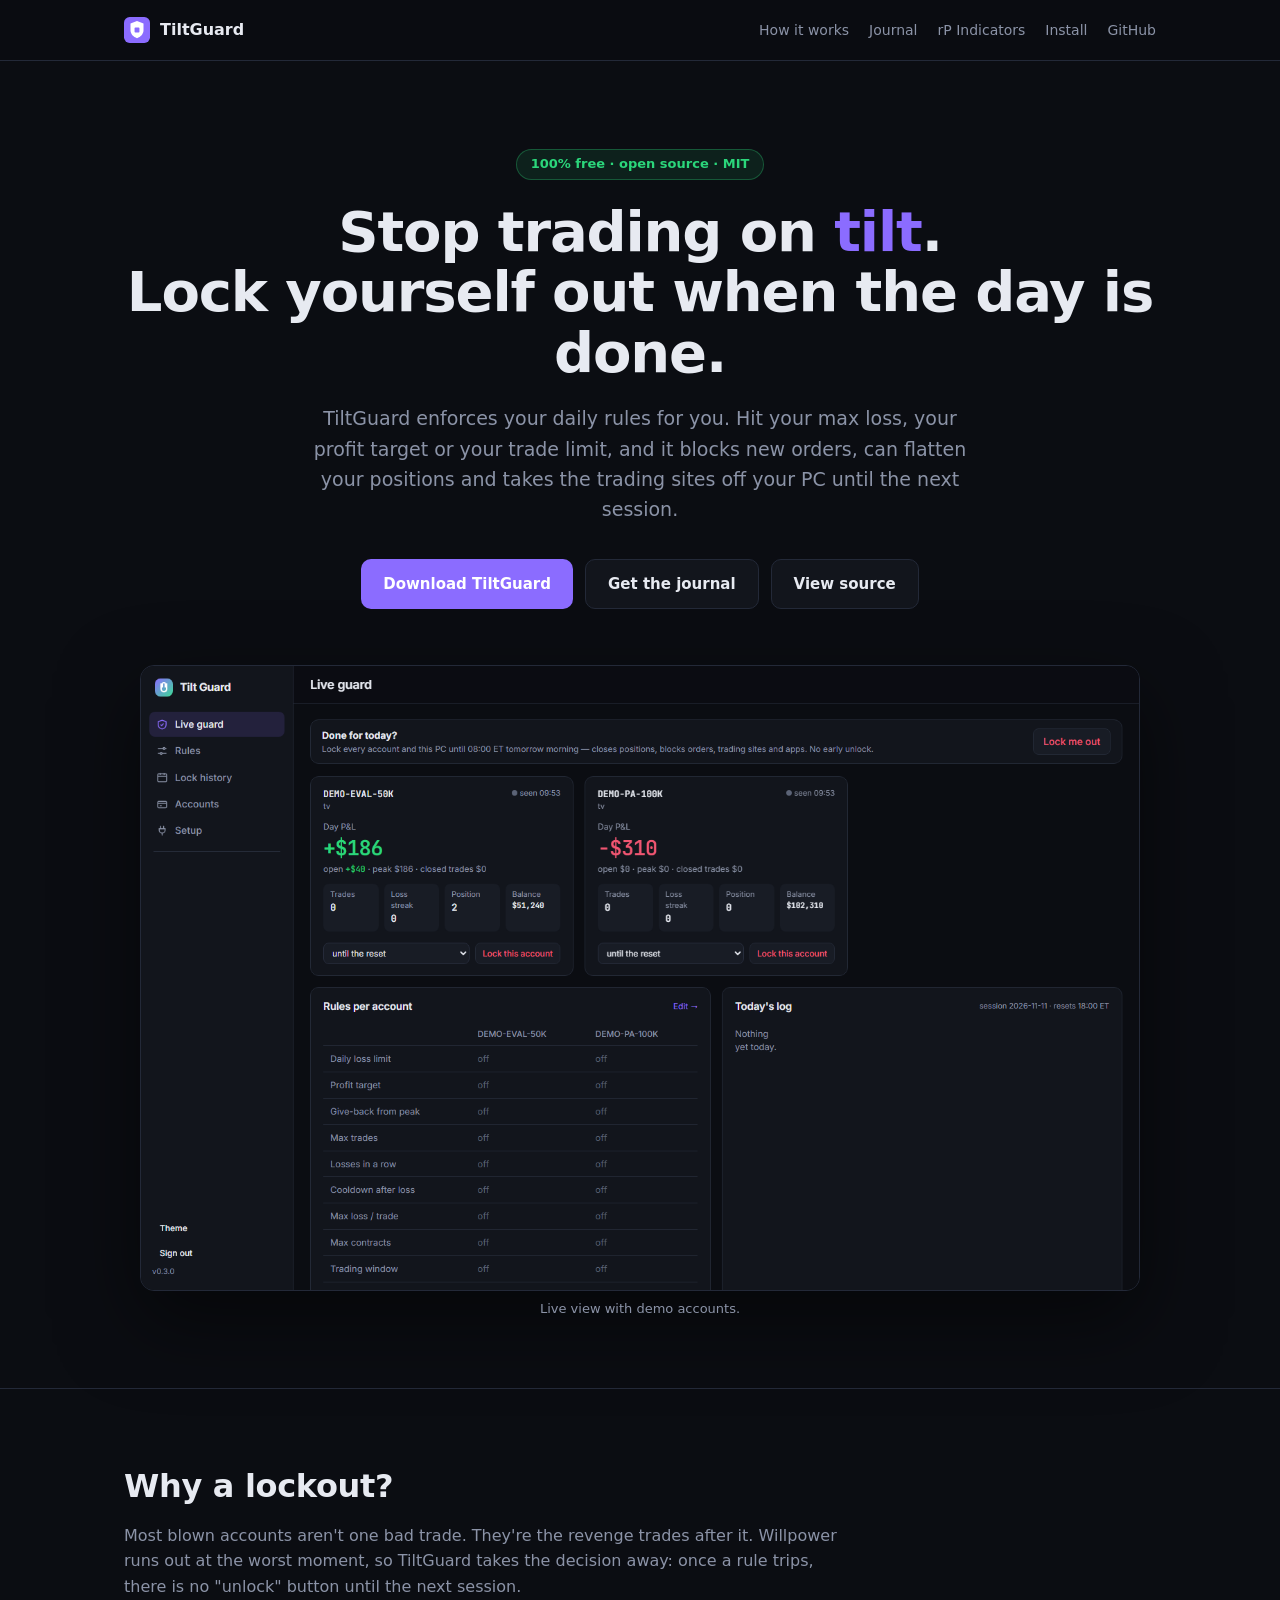
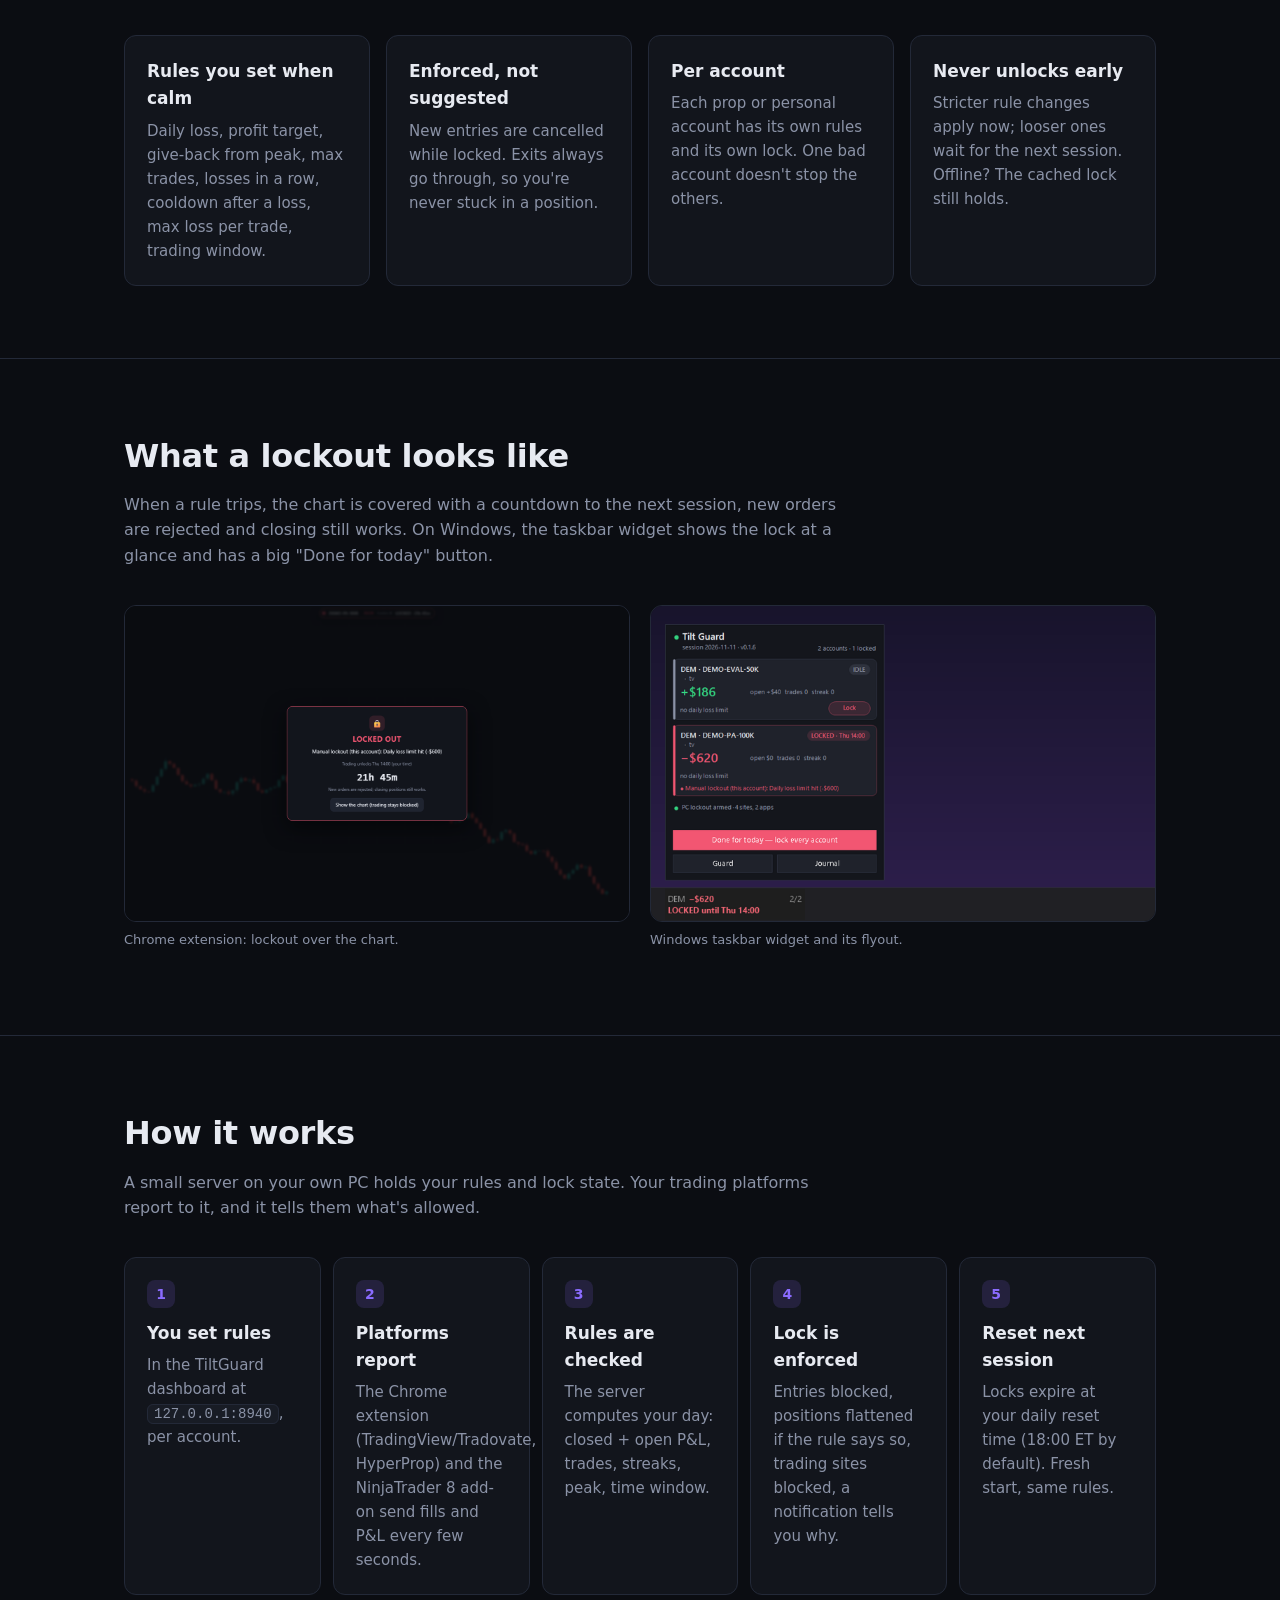
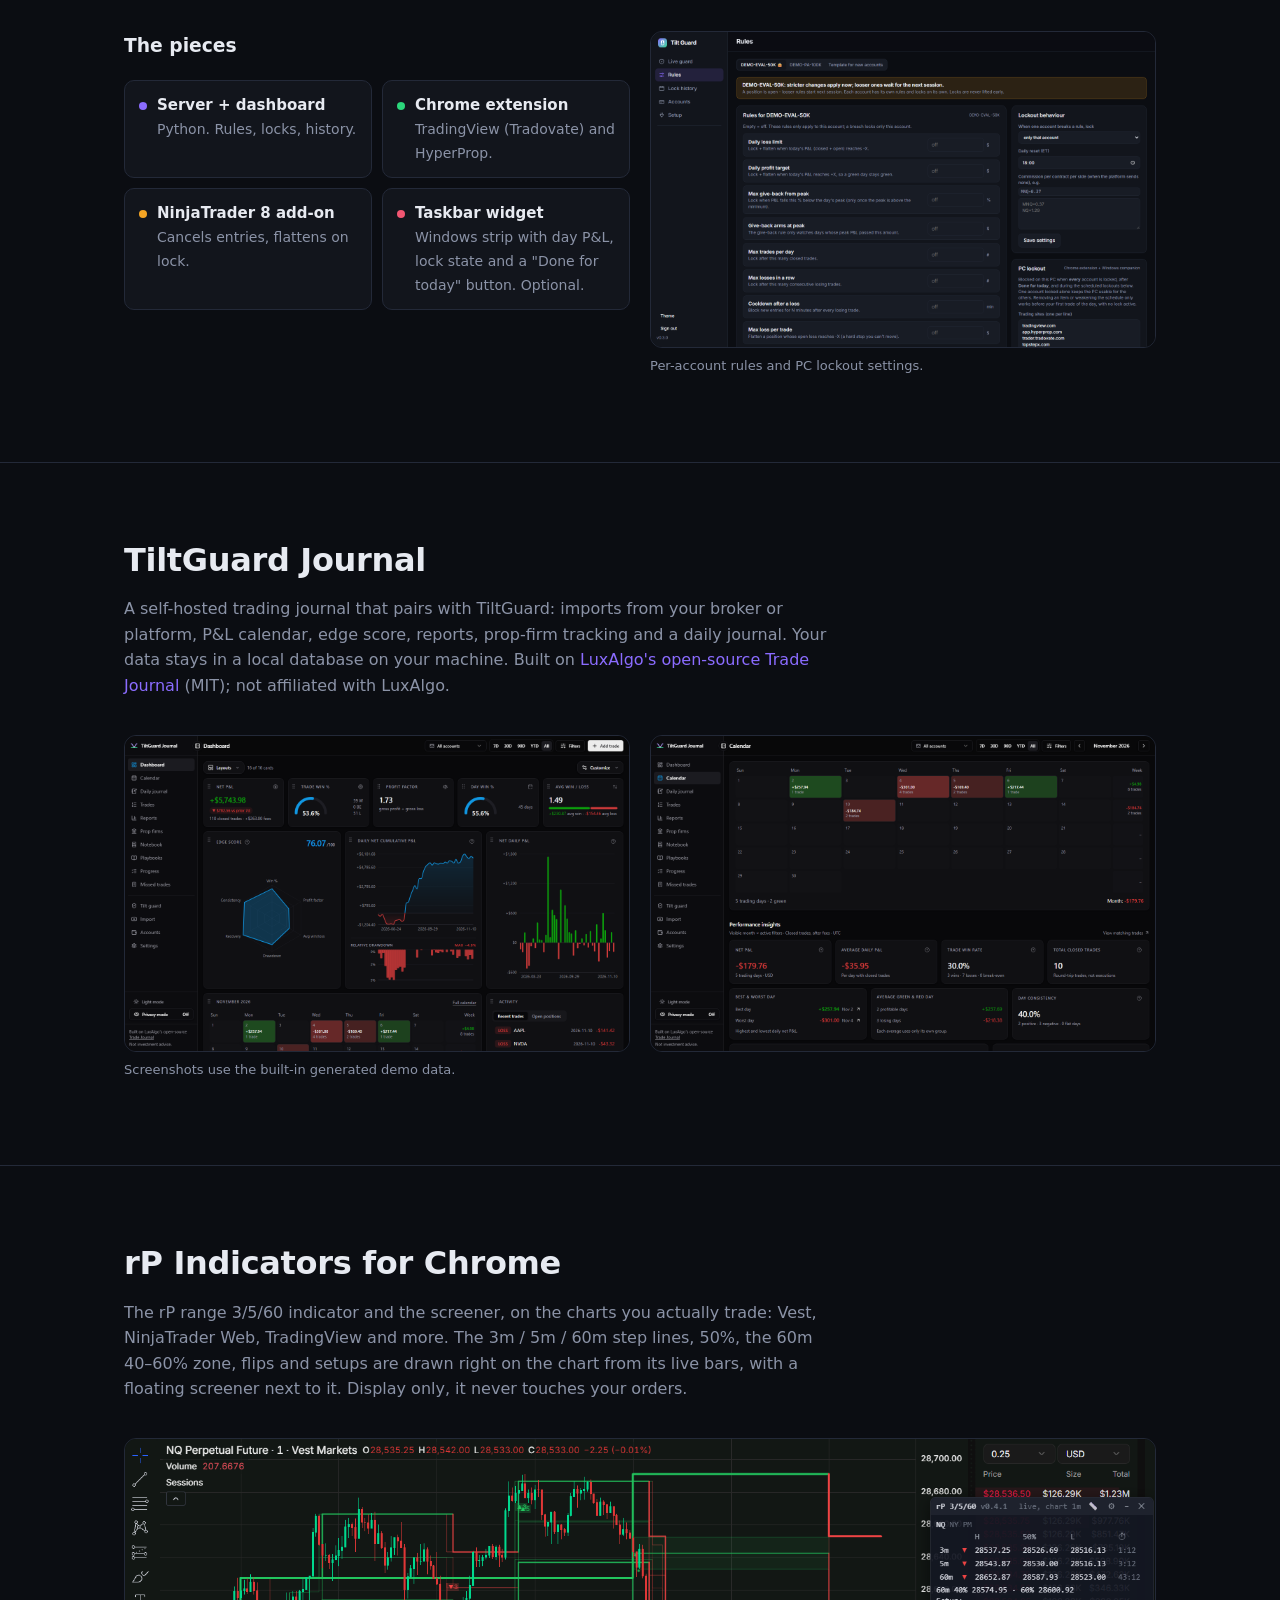
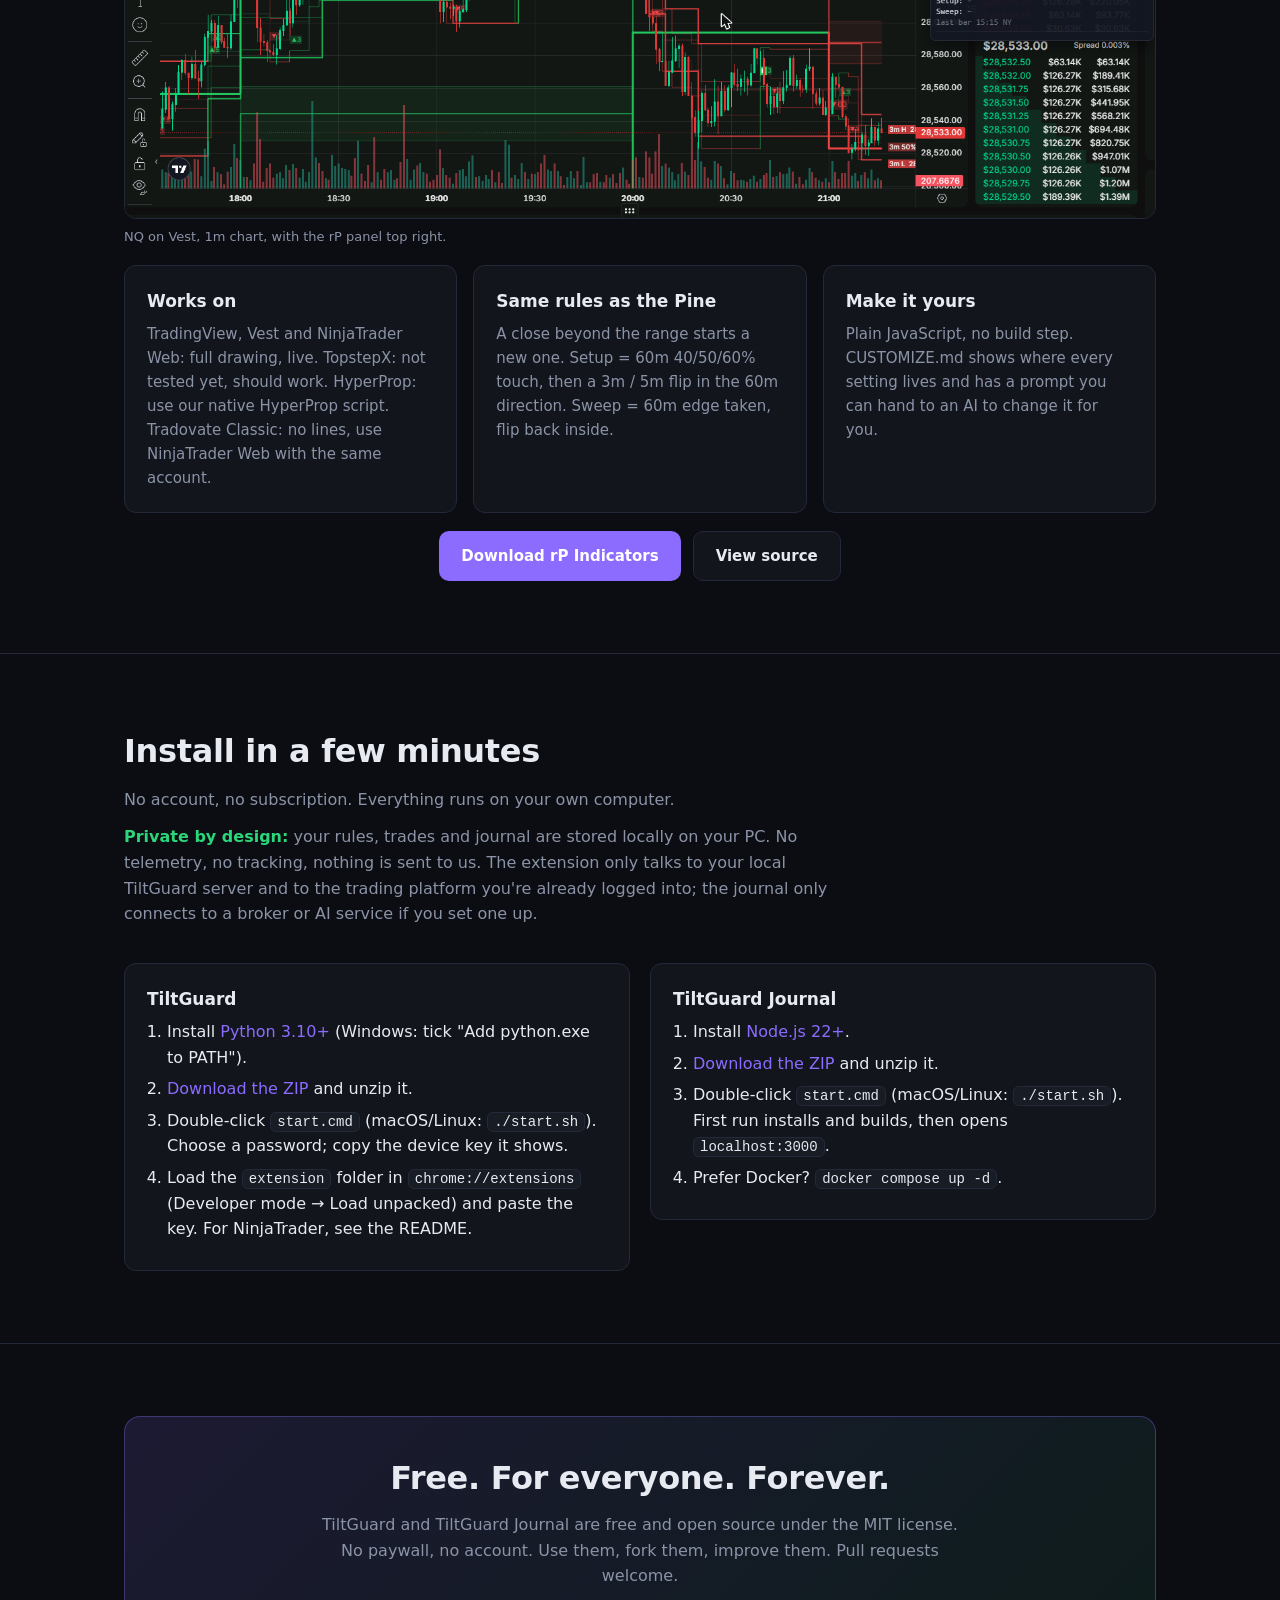
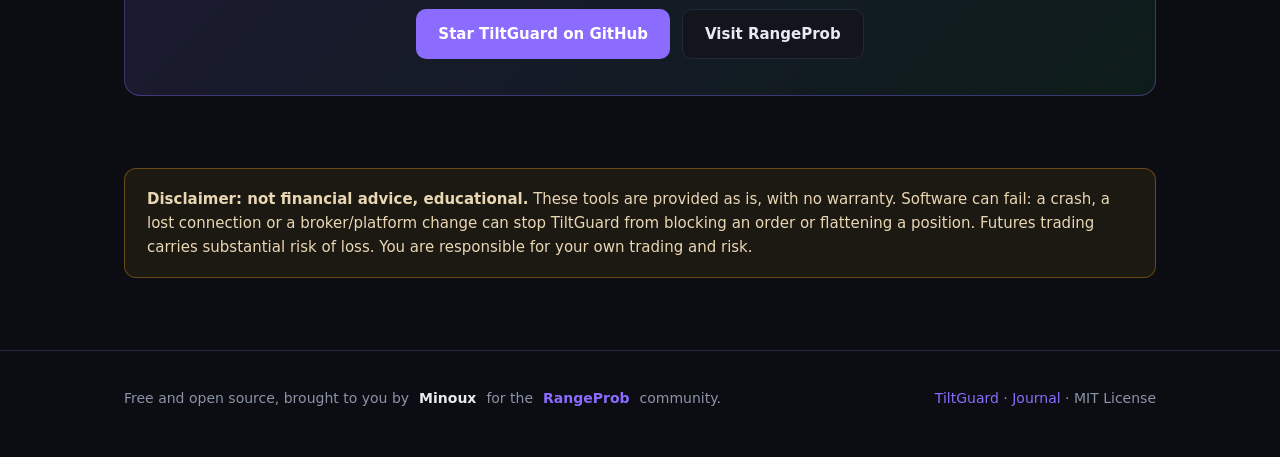
<file: docs/index.html>
<!DOCTYPE html>
<html lang="en">
<head>
<meta charset="utf-8">
<meta name="viewport" content="width=device-width, initial-scale=1">
<title>TiltGuard — free daily lockout and trading journal for futures traders</title>
<meta name="description" content="TiltGuard locks you out for the day when you hit your daily loss, profit target or trade limit. Free and open source, with a self-hosted trading journal. By RangeProb.">
<link rel="icon" href="img/icon.svg" type="image/svg+xml">
<style>
  :root{--bg:#0b0d12;--panel:#12151c;--line:#232938;--text:#e7eaf1;--muted:#8b93a7;--accent:#8b6cff;--green:#2bd67b;--red:#f25672;--amber:#f5a524}
  *{box-sizing:border-box}
  html{scroll-behavior:smooth}
  body{margin:0;background:var(--bg);color:var(--text);font:16px/1.6 Inter,system-ui,-apple-system,"Segoe UI",sans-serif;-webkit-font-smoothing:antialiased}
  a{color:var(--accent);text-decoration:none}a:hover{text-decoration:underline}
  .wrap{max-width:1080px;margin:0 auto;padding:0 24px}
  nav{position:sticky;top:0;z-index:5;background:rgba(11,13,18,.85);backdrop-filter:blur(8px);border-bottom:1px solid var(--line)}
  nav .wrap{display:flex;align-items:center;gap:24px;height:60px}
  nav .brand{display:flex;align-items:center;gap:10px;font-weight:700;color:var(--text)}
  nav .brand img{width:26px;height:26px}
  nav .links{margin-left:auto;display:flex;gap:20px;font-size:14px}
  nav .links a{color:var(--muted)}nav .links a:hover{color:var(--text);text-decoration:none}
  header{padding:88px 0 56px;text-align:center}
  .tag{display:inline-block;font-size:13px;font-weight:600;color:var(--green);background:rgba(43,214,123,.1);border:1px solid rgba(43,214,123,.3);border-radius:999px;padding:4px 14px;margin-bottom:22px}
  h1{font-size:clamp(34px,5.5vw,56px);line-height:1.08;letter-spacing:-.02em;margin:0 0 20px}
  h1 em{font-style:normal;color:var(--accent)}
  .lead{font-size:19px;color:var(--muted);max-width:680px;margin:0 auto 34px}
  .cta{display:flex;gap:12px;justify-content:center;flex-wrap:wrap}
  .btn{display:inline-flex;align-items:center;gap:8px;padding:12px 22px;border-radius:10px;font-weight:600;font-size:15px}
  .btn.primary{background:var(--accent);color:#fff}
  .btn.ghost{border:1px solid var(--line);color:var(--text);background:var(--panel)}
  .btn:hover{text-decoration:none;filter:brightness(1.1)}
  .hero-shot{margin:56px auto 0;max-width:1000px;border:1px solid var(--line);border-radius:14px;overflow:hidden;box-shadow:0 30px 80px rgba(0,0,0,.5)}
  .hero-shot img{display:block;width:100%}
  section{padding:72px 0;border-top:1px solid var(--line)}
  h2{font-size:32px;letter-spacing:-.01em;margin:0 0 10px}
  .sub{color:var(--muted);margin:0 0 36px;max-width:720px}
  .grid{display:grid;grid-template-columns:repeat(auto-fit,minmax(240px,1fr));gap:16px}
  .card{background:var(--panel);border:1px solid var(--line);border-radius:12px;padding:22px}
  .card h3{margin:0 0 6px;font-size:17px}
  .card p{margin:0;color:var(--muted);font-size:15px}
  .card .n{display:inline-grid;place-items:center;width:28px;height:28px;border-radius:8px;background:rgba(139,108,255,.15);color:var(--accent);font-weight:700;font-size:14px;margin-bottom:12px}
  .flow{display:grid;grid-template-columns:repeat(auto-fit,minmax(190px,1fr));gap:12px;counter-reset:s}
  .flow .card{position:relative}
  .rules{display:grid;grid-template-columns:repeat(auto-fit,minmax(220px,1fr));gap:10px;margin-top:8px}
  .rule{display:flex;gap:10px;align-items:flex-start;padding:12px 14px;border:1px solid var(--line);border-radius:10px;background:var(--panel);font-size:15px}
  .rule b{display:block}.rule span{color:var(--muted);font-size:14px}
  .dot{width:8px;height:8px;border-radius:50%;margin-top:9px;flex:none}
  .split{display:grid;grid-template-columns:1fr 1fr;gap:20px;align-items:start}
  .shot{border:1px solid var(--line);border-radius:12px;overflow:hidden}.shot img{display:block;width:100%}
  .cap{color:var(--muted);font-size:13px;margin-top:8px}
  ol.steps{margin:0;padding-left:20px}ol.steps li{margin:6px 0}
  code{font:14px "JetBrains Mono",ui-monospace,Consolas,monospace;background:#181c25;border:1px solid var(--line);border-radius:6px;padding:1px 6px}
  .free{background:linear-gradient(135deg,rgba(139,108,255,.14),rgba(43,214,123,.08));border:1px solid rgba(139,108,255,.35);border-radius:16px;padding:36px;text-align:center}
  .free h2{margin-bottom:8px}.free p{color:var(--muted);max-width:640px;margin:0 auto 20px}
  .warn{border:1px solid rgba(245,165,36,.35);background:rgba(245,165,36,.07);border-radius:12px;padding:18px 22px;color:#e9d7b4;font-size:15px}
  footer{border-top:1px solid var(--line);padding:36px 0 48px;color:var(--muted);font-size:14px}
  footer .wrap{display:flex;flex-wrap:wrap;gap:16px;justify-content:space-between;align-items:center}
  .rp{display:flex;align-items:center;gap:10px}.rp b{color:var(--text)}
  @media (max-width:760px){.split{grid-template-columns:1fr}nav .links{display:none}header{padding-top:56px}}
</style>
</head>
<body>

<nav><div class="wrap">
  <a class="brand" href="#"><img src="img/icon.svg" alt="">TiltGuard</a>
  <div class="links">
    <a href="#how">How it works</a><a href="#journal">Journal</a><a href="#rp">rP Indicators</a><a href="#install">Install</a>
    <a href="https://github.com/Aminou973/tiltguard">GitHub</a>
  </div>
</div></nav>

<header><div class="wrap">
  <div class="tag">100% free · open source · MIT</div>
  <h1>Stop trading on <em>tilt</em>.<br>Lock yourself out when the day is done.</h1>
  <p class="lead">TiltGuard enforces your daily rules for you. Hit your max loss, your profit target or your trade limit, and it blocks new orders, can flatten your positions and takes the trading sites off your PC until the next session.</p>
  <div class="cta">
    <a class="btn primary" href="https://github.com/Aminou973/tiltguard/archive/refs/heads/main.zip">Download TiltGuard</a>
    <a class="btn ghost" href="https://github.com/Aminou973/tiltguard-journal">Get the journal</a>
    <a class="btn ghost" href="https://github.com/Aminou973/tiltguard">View source</a>
  </div>
  <div class="hero-shot"><img src="img/guard-live.png" alt="TiltGuard live view with two demo accounts: day P&L, open position, lock buttons" loading="eager"></div>
  <p class="cap">Live view with demo accounts.</p>
</div></header>

<section id="why"><div class="wrap">
  <h2>Why a lockout?</h2>
  <p class="sub">Most blown accounts aren't one bad trade. They're the revenge trades after it. Willpower runs out at the worst moment, so TiltGuard takes the decision away: once a rule trips, there is no "unlock" button until the next session.</p>
  <div class="grid">
    <div class="card"><h3>Rules you set when calm</h3><p>Daily loss, profit target, give-back from peak, max trades, losses in a row, cooldown after a loss, max loss per trade, trading window.</p></div>
    <div class="card"><h3>Enforced, not suggested</h3><p>New entries are cancelled while locked. Exits always go through, so you're never stuck in a position.</p></div>
    <div class="card"><h3>Per account</h3><p>Each prop or personal account has its own rules and its own lock. One bad account doesn't stop the others.</p></div>
    <div class="card"><h3>Never unlocks early</h3><p>Stricter rule changes apply now; looser ones wait for the next session. Offline? The cached lock still holds.</p></div>
  </div>
</div></section>

<section id="lockout"><div class="wrap">
  <h2>What a lockout looks like</h2>
  <p class="sub">When a rule trips, the chart is covered with a countdown to the next session, new orders are rejected and closing still works. On Windows, the taskbar widget shows the lock at a glance and has a big "Done for today" button.</p>
  <div class="split">
    <div><div class="shot"><img src="img/chrome-lockout.png" alt="TiltGuard lockout screen over a chart in Chrome: LOCKED OUT, reason, countdown" loading="lazy"></div><p class="cap">Chrome extension: lockout over the chart.</p></div>
    <div><div class="shot"><img src="img/widget.png" alt="TiltGuard Windows taskbar widget showing one live and one locked demo account" loading="lazy"></div><p class="cap">Windows taskbar widget and its flyout.</p></div>
  </div>
</div></section>

<section id="how"><div class="wrap">
  <h2>How it works</h2>
  <p class="sub">A small server on your own PC holds your rules and lock state. Your trading platforms report to it, and it tells them what's allowed.</p>
  <div class="flow">
    <div class="card"><div class="n">1</div><h3>You set rules</h3><p>In the TiltGuard dashboard at <code>127.0.0.1:8940</code>, per account.</p></div>
    <div class="card"><div class="n">2</div><h3>Platforms report</h3><p>The Chrome extension (TradingView/Tradovate, HyperProp) and the NinjaTrader 8 add-on send fills and P&amp;L every few seconds.</p></div>
    <div class="card"><div class="n">3</div><h3>Rules are checked</h3><p>The server computes your day: closed + open P&amp;L, trades, streaks, peak, time window.</p></div>
    <div class="card"><div class="n">4</div><h3>Lock is enforced</h3><p>Entries blocked, positions flattened if the rule says so, trading sites blocked, a notification tells you why.</p></div>
    <div class="card"><div class="n">5</div><h3>Reset next session</h3><p>Locks expire at your daily reset time (18:00 ET by default). Fresh start, same rules.</p></div>
  </div>
  <div class="split" style="margin-top:36px">
    <div>
      <h3 style="margin-top:0">The pieces</h3>
      <div class="rules">
        <div class="rule"><span class="dot" style="background:var(--accent)"></span><div><b>Server + dashboard</b><span>Python. Rules, locks, history.</span></div></div>
        <div class="rule"><span class="dot" style="background:var(--green)"></span><div><b>Chrome extension</b><span>TradingView (Tradovate) and HyperProp.</span></div></div>
        <div class="rule"><span class="dot" style="background:var(--amber)"></span><div><b>NinjaTrader 8 add-on</b><span>Cancels entries, flattens on lock.</span></div></div>
        <div class="rule"><span class="dot" style="background:var(--red)"></span><div><b>Taskbar widget</b><span>Windows strip with day P&amp;L, lock state and a "Done for today" button. Optional.</span></div></div>
      </div>
    </div>
    <div><div class="shot"><img src="img/guard-rules.png" alt="TiltGuard per-account rules page" loading="lazy"></div><p class="cap">Per-account rules and PC lockout settings.</p></div>
  </div>
</div></section>

<section id="journal"><div class="wrap">
  <h2>TiltGuard Journal</h2>
  <p class="sub">A self-hosted trading journal that pairs with TiltGuard: imports from your broker or platform, P&amp;L calendar, edge score, reports, prop-firm tracking and a daily journal. Your data stays in a local database on your machine. Built on <a href="https://github.com/LuxAlgo/trade-journal">LuxAlgo's open-source Trade Journal</a> (MIT); not affiliated with LuxAlgo.</p>
  <div class="split">
    <div class="shot"><img src="img/journal-dashboard.png" alt="TiltGuard Journal dashboard with demo data" loading="lazy"></div>
    <div class="shot"><img src="img/journal-calendar.png" alt="TiltGuard Journal P&L calendar with demo data" loading="lazy"></div>
  </div>
  <p class="cap">Screenshots use the built-in generated demo data.</p>
</div></section>

<section id="rp"><div class="wrap">
  <h2>rP Indicators for Chrome</h2>
  <p class="sub">The rP range 3/5/60 indicator and the screener, on the charts you actually trade: Vest, NinjaTrader Web, TradingView and more. The 3m / 5m / 60m step lines, 50%, the 60m 40–60% zone, flips and setups are drawn right on the chart from its live bars, with a floating screener next to it. Display only, it never touches your orders.</p>
  <div class="shot"><img src="img/rp-indicators-vest.png" alt="NQ 1 minute chart on Vest with the rP 3m, 5m and 60m ranges and the floating rP panel" loading="lazy"></div>
  <p class="cap" style="margin-bottom:18px">NQ on Vest, 1m chart, with the rP panel top right.</p>
  <div class="grid">
    <div class="card"><h3>Works on</h3><p>TradingView, Vest and NinjaTrader Web: full drawing, live. TopstepX: not tested yet, should work. HyperProp: use our native HyperProp script. Tradovate Classic: no lines, use NinjaTrader Web with the same account.</p></div>
    <div class="card"><h3>Same rules as the Pine</h3><p>A close beyond the range starts a new one. Setup = 60m 40/50/60% touch, then a 3m / 5m flip in the 60m direction. Sweep = 60m edge taken, flip back inside.</p></div>
    <div class="card"><h3>Make it yours</h3><p>Plain JavaScript, no build step. CUSTOMIZE.md shows where every setting lives and has a prompt you can hand to an AI to change it for you.</p></div>
  </div>
  <div class="cta" style="display:flex;gap:12px;flex-wrap:wrap;margin-top:18px">
    <a class="btn primary" href="https://github.com/Aminou973/rp-indicators-chrome/archive/refs/heads/main.zip">Download rP Indicators</a>
    <a class="btn ghost" href="https://github.com/Aminou973/rp-indicators-chrome">View source</a>
  </div>
</div></section>

<section id="install"><div class="wrap">
  <h2>Install in a few minutes</h2>
  <p class="sub">No account, no subscription. Everything runs on your own computer.</p>
  <p class="sub" style="margin-top:-24px"><b style="color:var(--green)">Private by design:</b> your rules, trades and journal are stored locally on your PC. No telemetry, no tracking, nothing is sent to us. The extension only talks to your local TiltGuard server and to the trading platform you're already logged into; the journal only connects to a broker or AI service if you set one up.</p>
  <div class="split">
    <div class="card">
      <h3>TiltGuard</h3>
      <ol class="steps">
        <li>Install <a href="https://www.python.org/downloads/">Python 3.10+</a> (Windows: tick "Add python.exe to PATH").</li>
        <li><a href="https://github.com/Aminou973/tiltguard/archive/refs/heads/main.zip">Download the ZIP</a> and unzip it.</li>
        <li>Double-click <code>start.cmd</code> (macOS/Linux: <code>./start.sh</code>). Choose a password; copy the device key it shows.</li>
        <li>Load the <code>extension</code> folder in <code>chrome://extensions</code> (Developer mode → Load unpacked) and paste the key. For NinjaTrader, see the README.</li>
      </ol>
    </div>
    <div class="card">
      <h3>TiltGuard Journal</h3>
      <ol class="steps">
        <li>Install <a href="https://nodejs.org/">Node.js 22+</a>.</li>
        <li><a href="https://github.com/Aminou973/tiltguard-journal/archive/refs/heads/main.zip">Download the ZIP</a> and unzip it.</li>
        <li>Double-click <code>start.cmd</code> (macOS/Linux: <code>./start.sh</code>). First run installs and builds, then opens <code>localhost:3000</code>.</li>
        <li>Prefer Docker? <code>docker compose up -d</code>.</li>
      </ol>
    </div>
  </div>
</div></section>

<section><div class="wrap">
  <div class="free">
    <h2>Free. For everyone. Forever.</h2>
    <p>TiltGuard and TiltGuard Journal are free and open source under the MIT license. No paywall, no account. Use them, fork them, improve them. Pull requests welcome.</p>
    <div class="cta">
      <a class="btn primary" href="https://github.com/Aminou973/tiltguard">Star TiltGuard on GitHub</a>
      <a class="btn ghost" href="https://rangeprob.com/">Visit RangeProb</a>
    </div>
  </div>
</div></section>

<section style="padding-top:0;border-top:0"><div class="wrap">
  <div class="warn"><b>Disclaimer: not financial advice, educational.</b> These tools are provided as is, with no warranty. Software can fail: a crash, a lost connection or a broker/platform change can stop TiltGuard from blocking an order or flattening a position. Futures trading carries substantial risk of loss. You are responsible for your own trading and risk.</div>
</div></section>

<footer><div class="wrap">
  <div class="rp">Free and open source, brought to you by <b>Minoux</b> for the <b><a href="https://rangeprob.com/">RangeProb</a></b> community.</div>
  <div><a href="https://github.com/Aminou973/tiltguard">TiltGuard</a> · <a href="https://github.com/Aminou973/tiltguard-journal">Journal</a> · MIT License</div>
</div></footer>

</body>
</html>
</file>
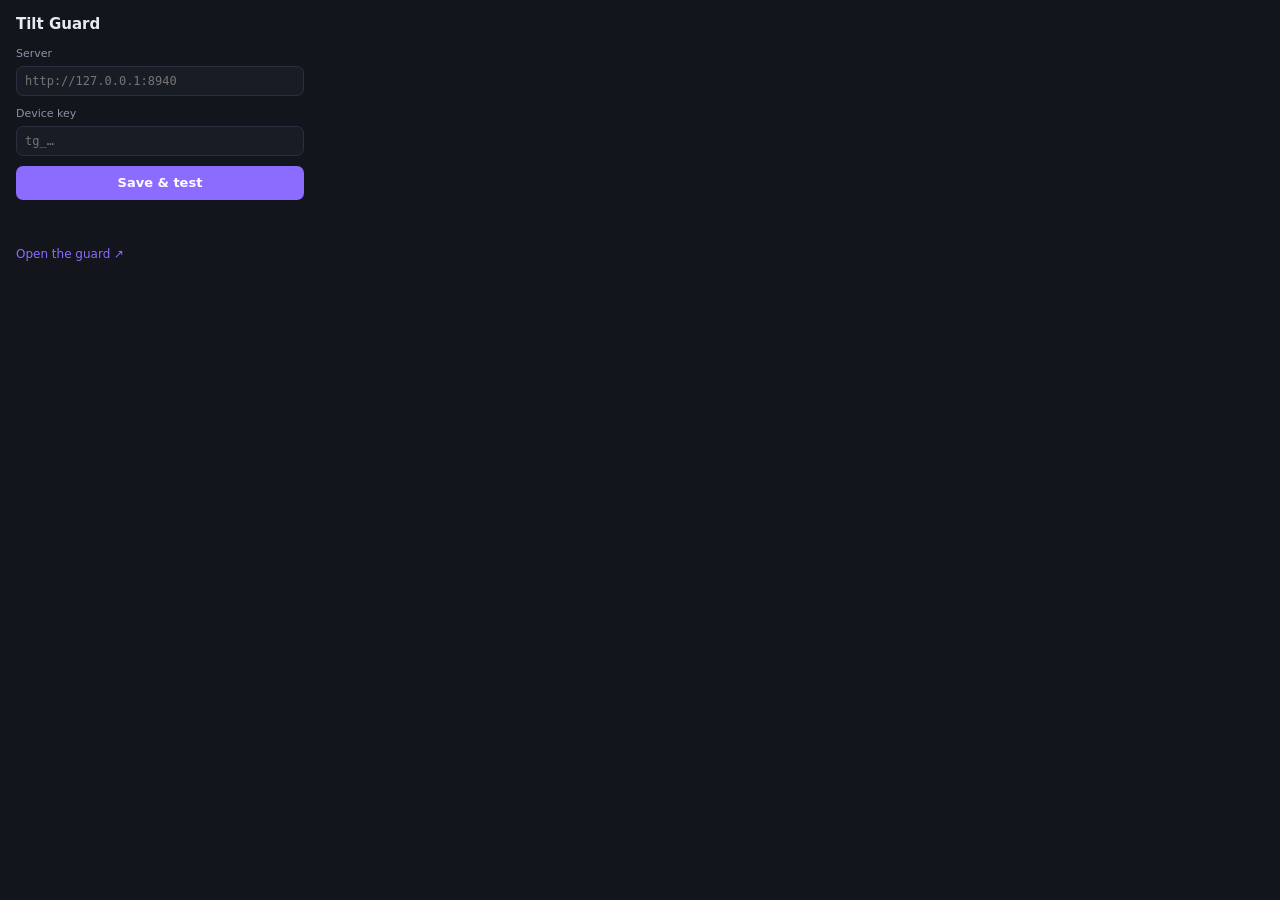
<file: extension/popup.html>
<!doctype html>
<html>
<head>
<meta charset="utf-8">
<style>
  body { margin: 0; width: 320px; font: 13px/1.45 Inter, system-ui, sans-serif; background: #12151c; color: #e7eaf1; }
  .w { padding: 14px 16px; display: grid; gap: 10px; }
  h1 { font-size: 15px; margin: 0; display: flex; justify-content: space-between; align-items: baseline; }
  h1 span { font-size: 11px; color: #8b93a7; font-weight: 400; }
  label { display: grid; gap: 4px; font-size: 11px; color: #8b93a7; }
  input { font: 12px ui-monospace, monospace; color: #e7eaf1; background: #181c25; border: 1px solid #2a3040; border-radius: 7px; padding: 7px 8px; outline: none; }
  input:focus { border-color: #8b6cff; }
  button { font: inherit; font-weight: 600; background: #8b6cff; color: #fff; border: 0; border-radius: 7px; padding: 8px; cursor: pointer; }
  .st { font-size: 12px; color: #8b93a7; min-height: 16px; }
  .ok { color: #2bd67b; } .bad { color: #f25672; }
  .acc { display: flex; justify-content: space-between; font-size: 12px; padding: 4px 0; border-bottom: 1px solid #1f2430; }
  .acc:last-child { border: 0; }
  a { color: #8b6cff; text-decoration: none; font-size: 12px; }
  .row2 { display: grid; grid-template-columns: 1fr 1fr; gap: 8px; }
  select { font: 12px ui-monospace, monospace; color: #e7eaf1; background: #181c25; border: 1px solid #2a3040; border-radius: 7px; padding: 6px; }
  .tg { display: flex; gap: 6px; align-items: center; font-size: 12px; color: #e7eaf1; }
  .btns { display: grid; grid-template-columns: 1fr 1fr; gap: 8px; }
  .sec { background: #1f2430; } .danger { background: #f25672; }
  .log { font: 11px/1.4 ui-monospace, monospace; color: #8b93a7; max-height: 120px; overflow: auto; background: #0e1117; border-radius: 6px; padding: 6px; }
  .log .ok { color: #2bd67b; } .log .error { color: #f25672; } .log .dry { color: #f5a524; }
</style>
</head>
<body>
<div class="w">
  <h1>Tilt Guard <span id="ver"></span></h1>
  <label>Server<input id="server" placeholder="http://127.0.0.1:8940"></label>
  <label>Device key<input id="key" type="password" placeholder="tg_…"></label>
  <button id="save">Save &amp; test</button>
  <div class="st" id="st"></div>
  <div id="accts"></div>
  <a id="open" href="#" target="_blank">Open the guard ↗</a>
</div>
<script src="popup.js"></script>
</body>
</html>
</file>
